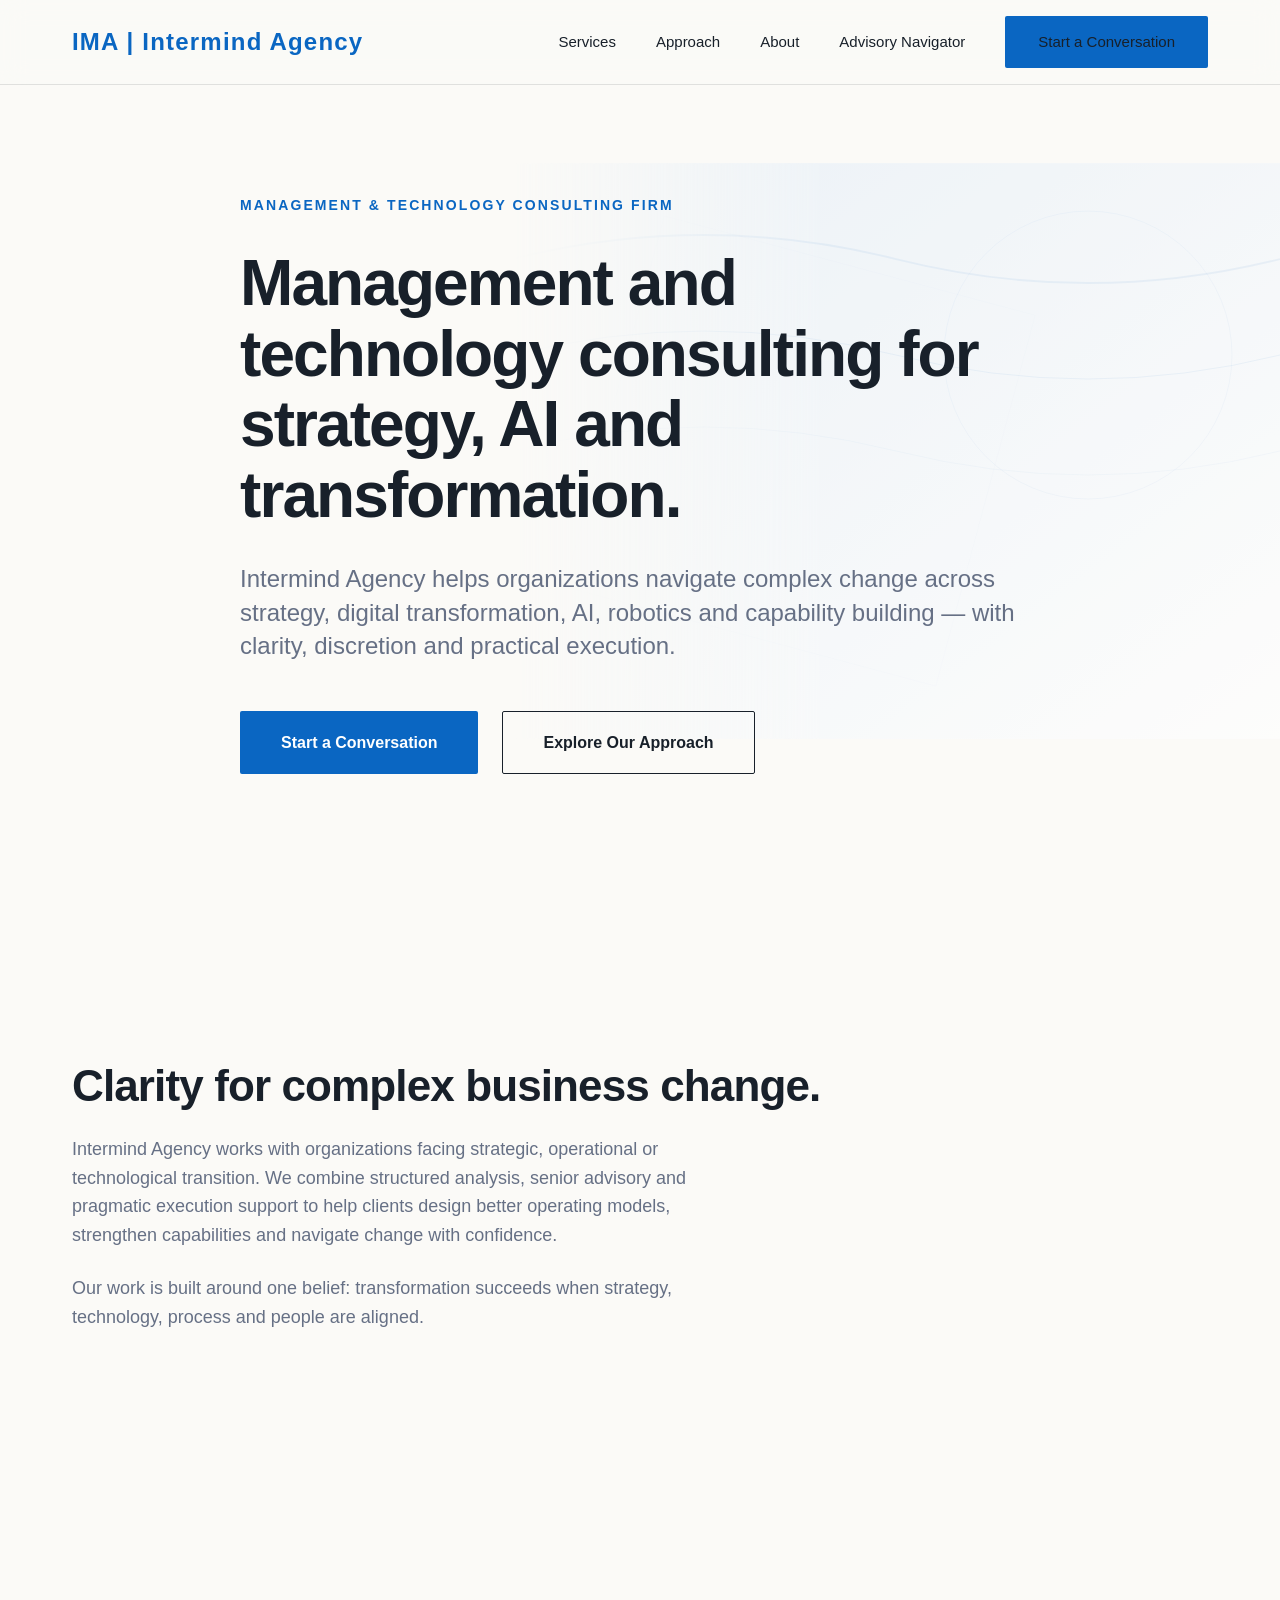
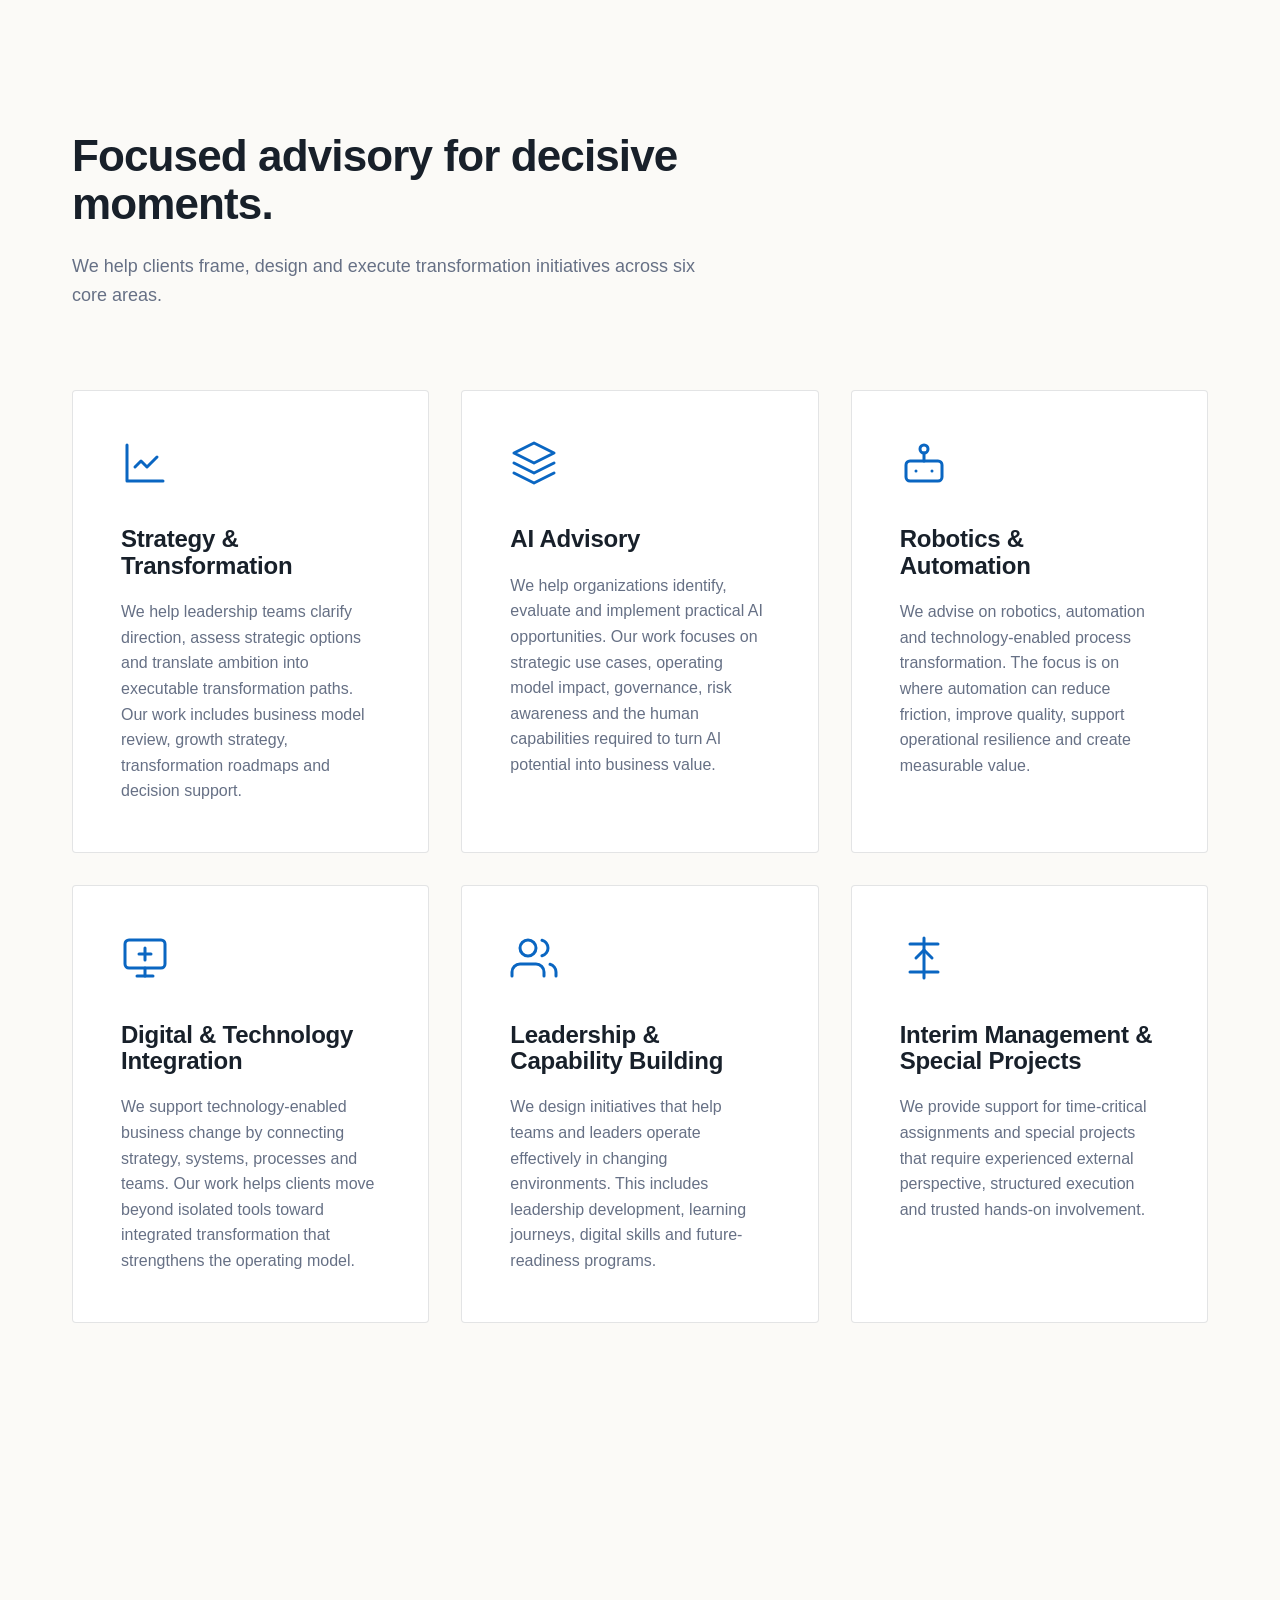
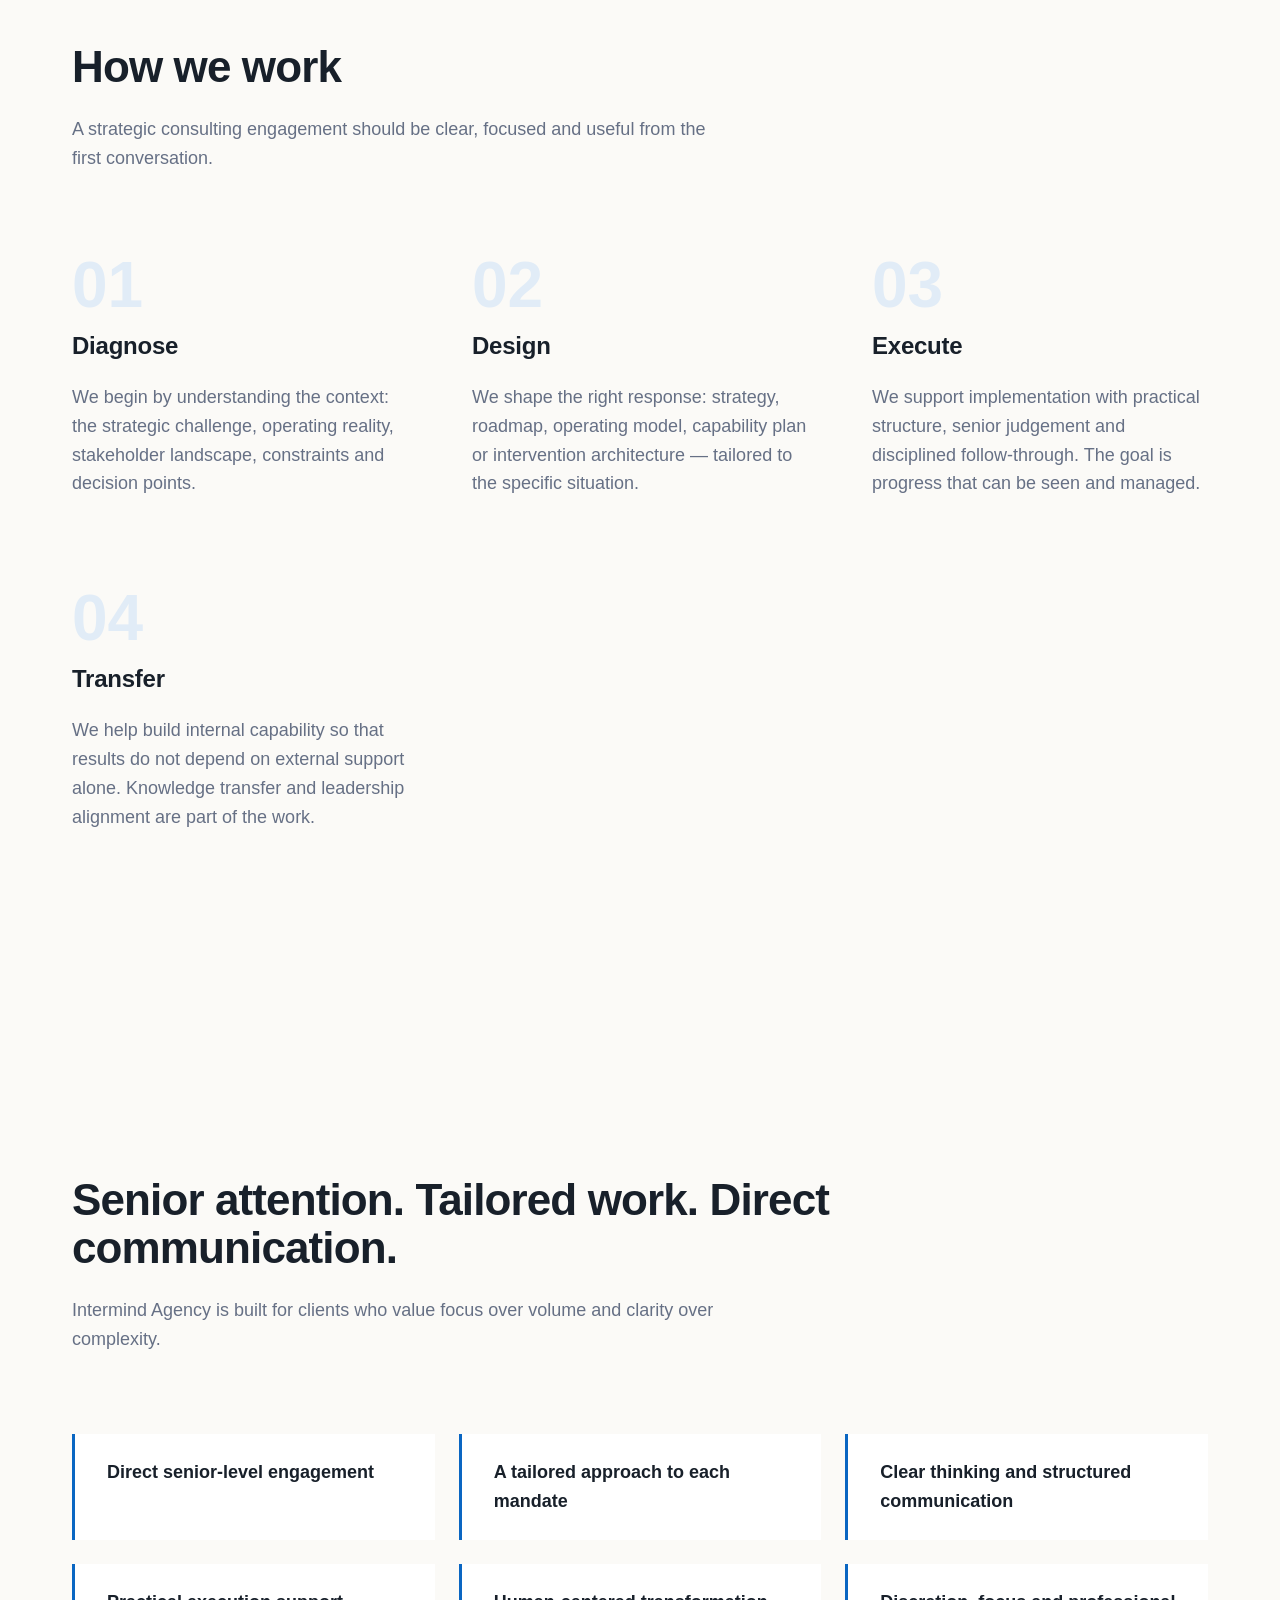
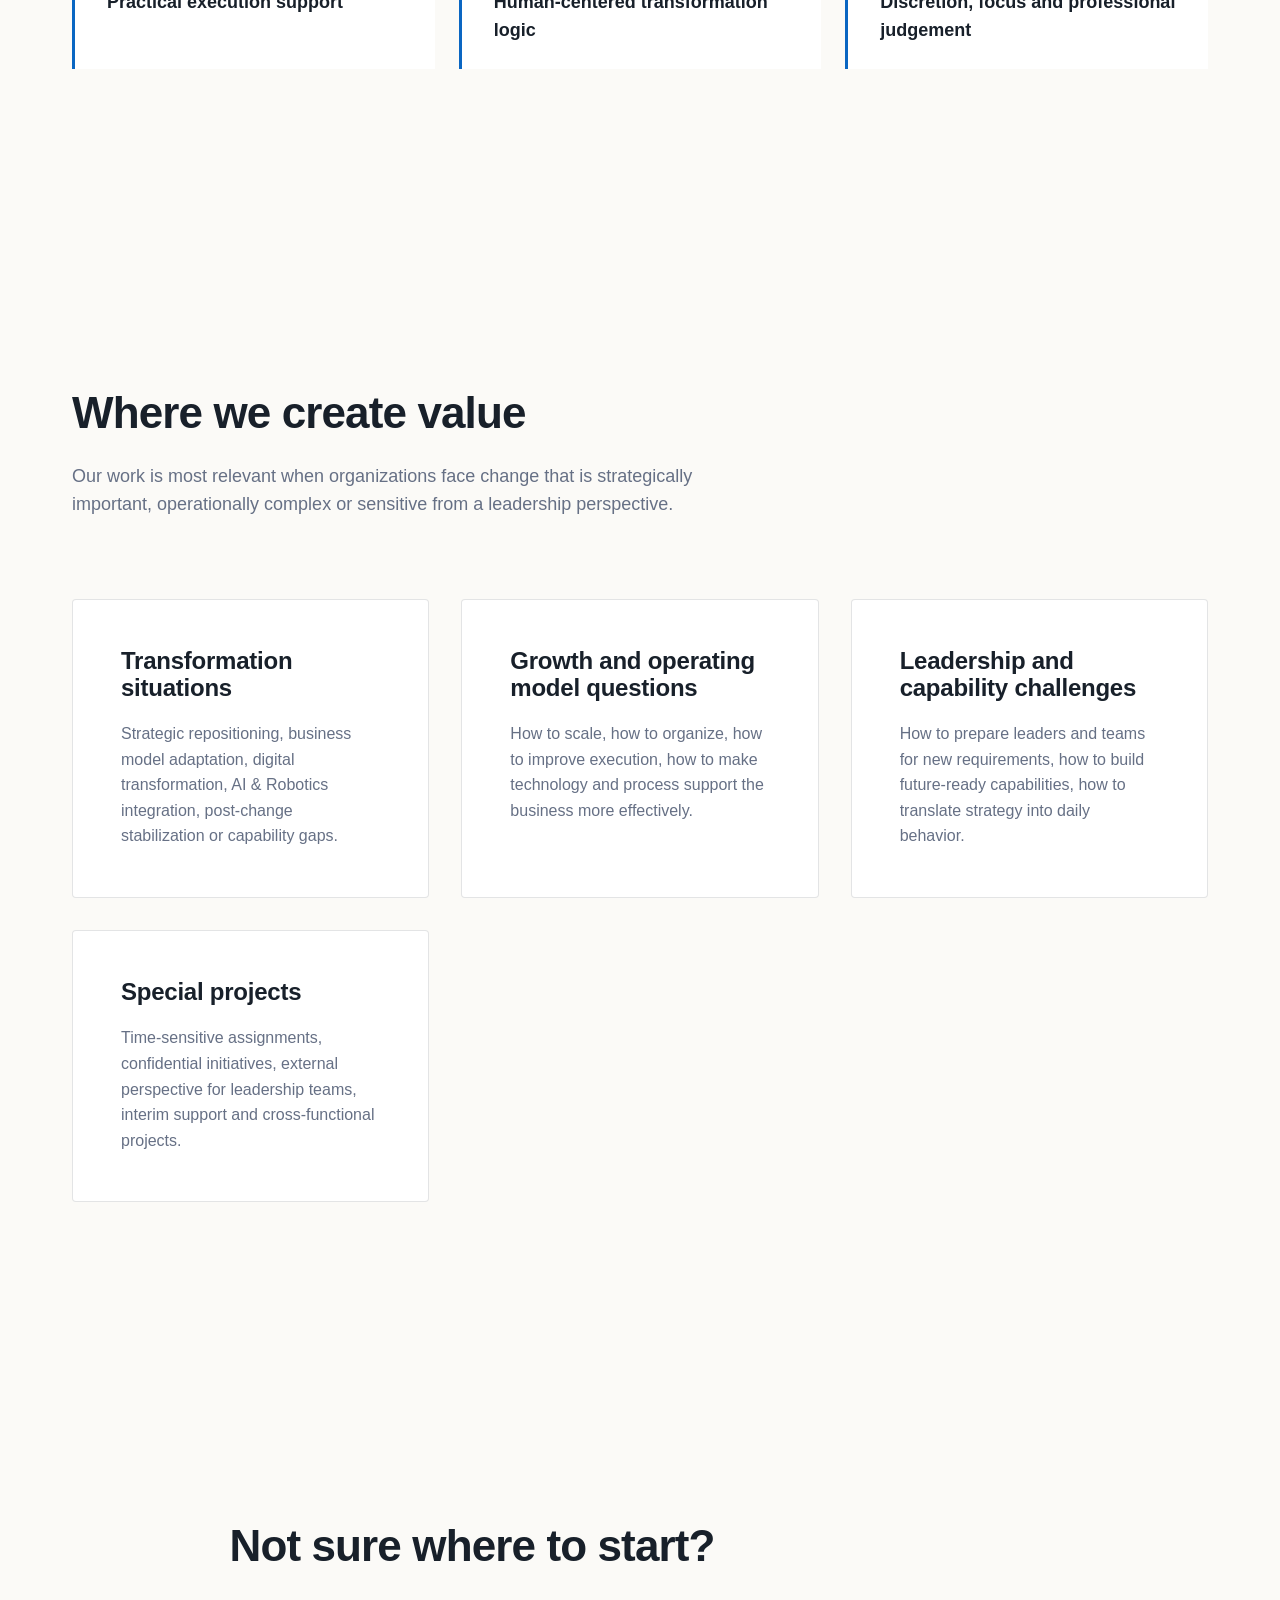
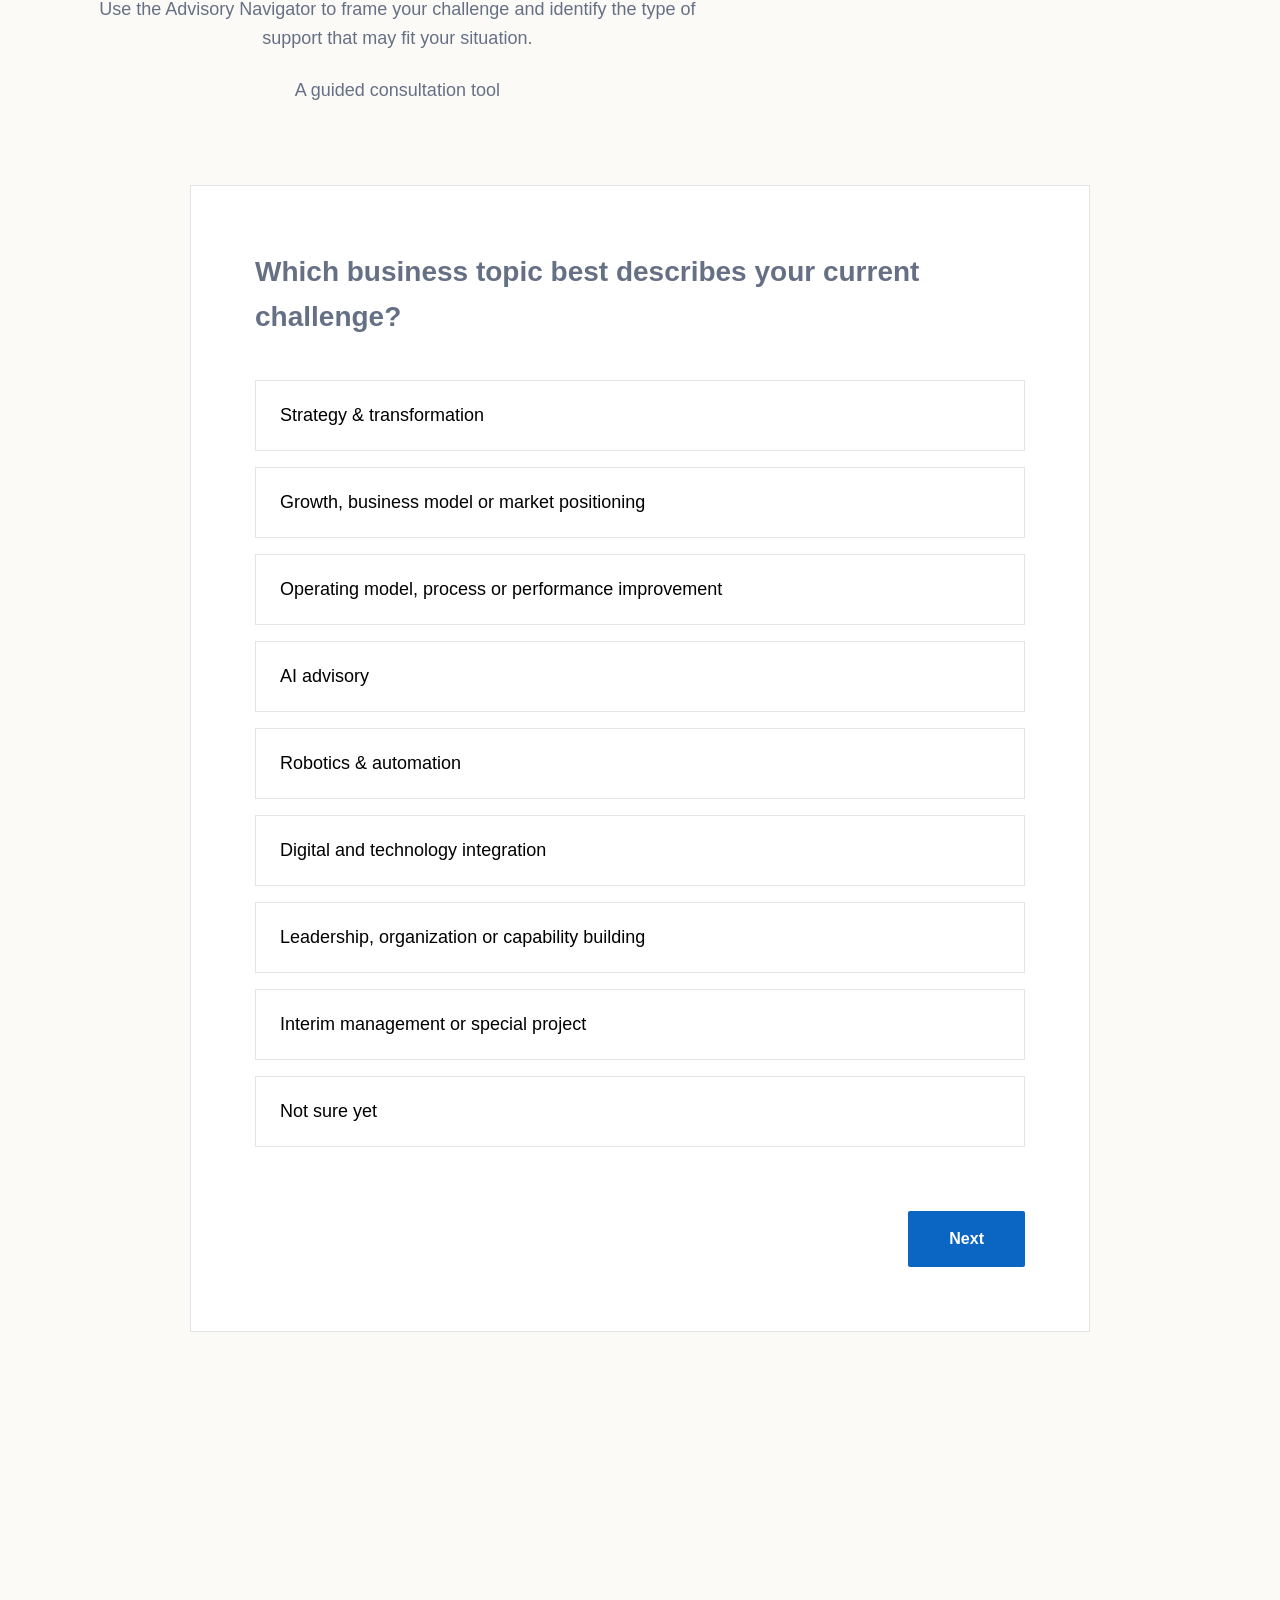
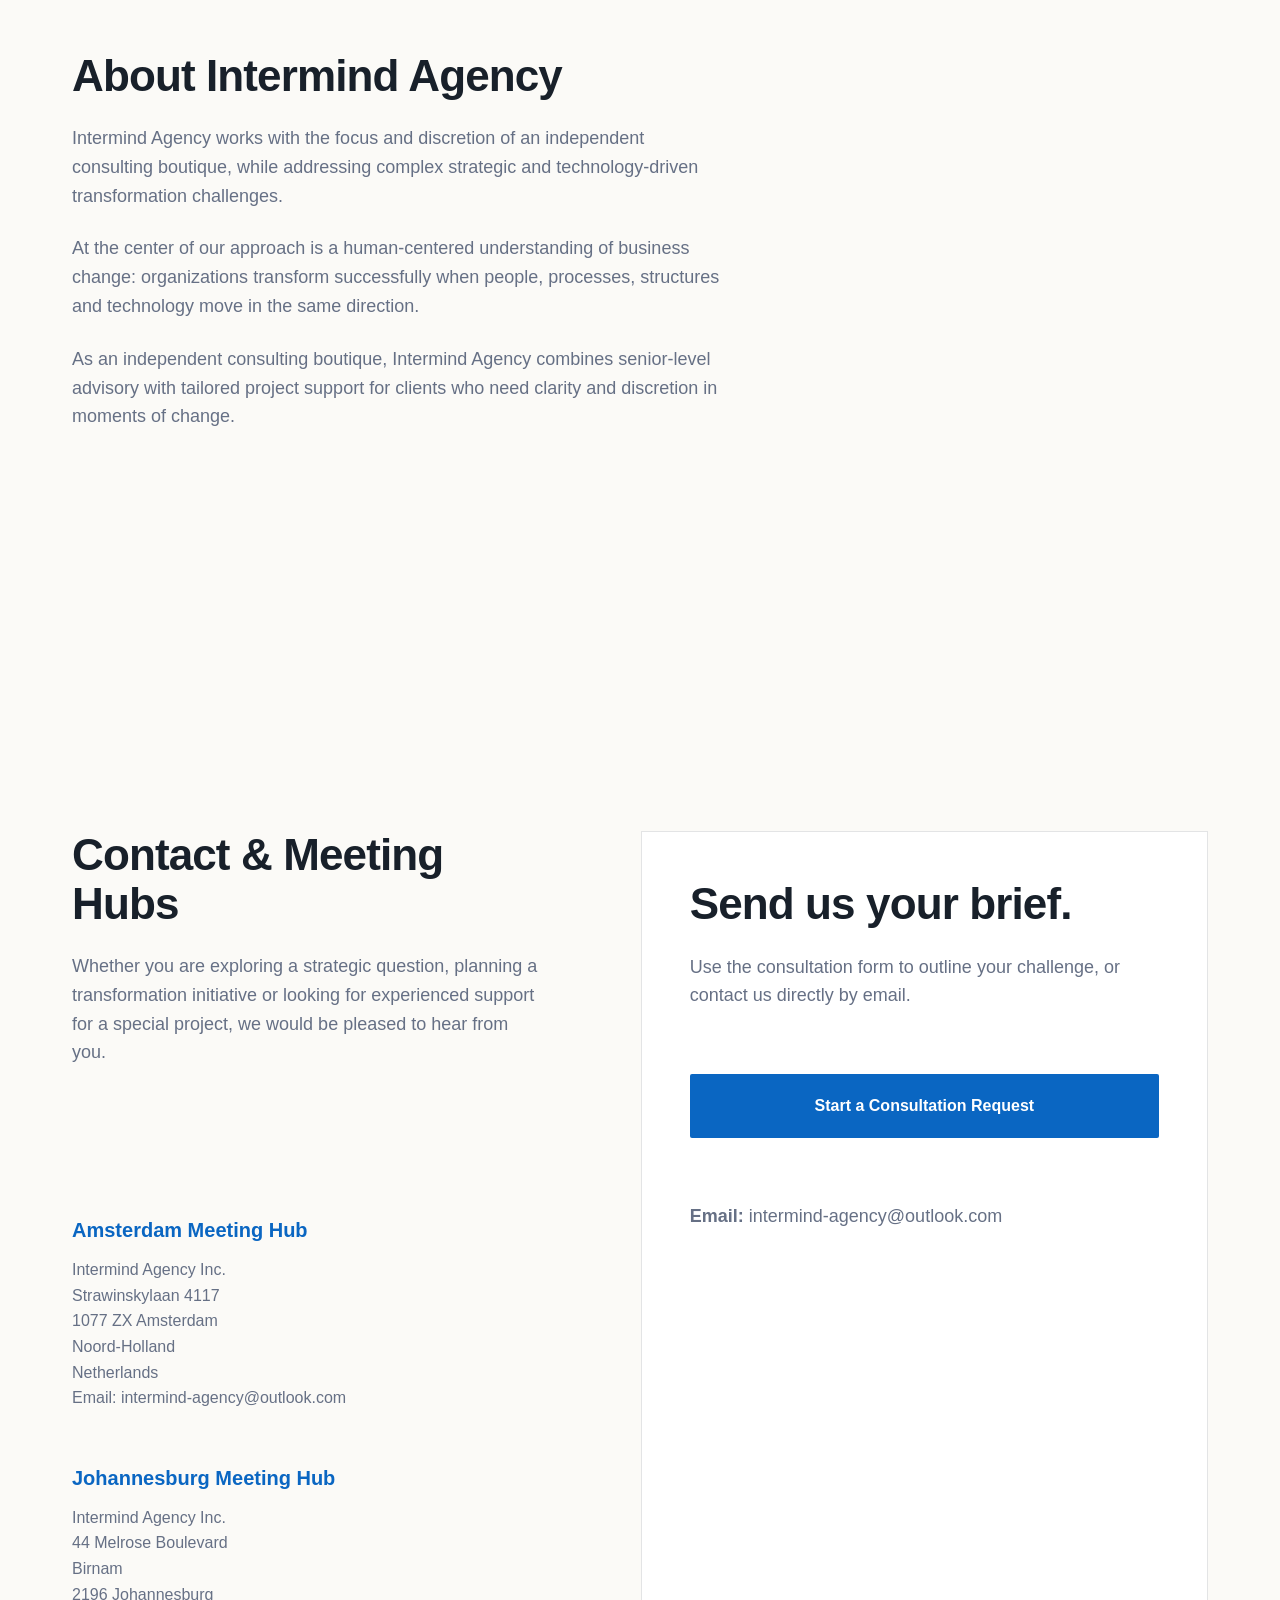
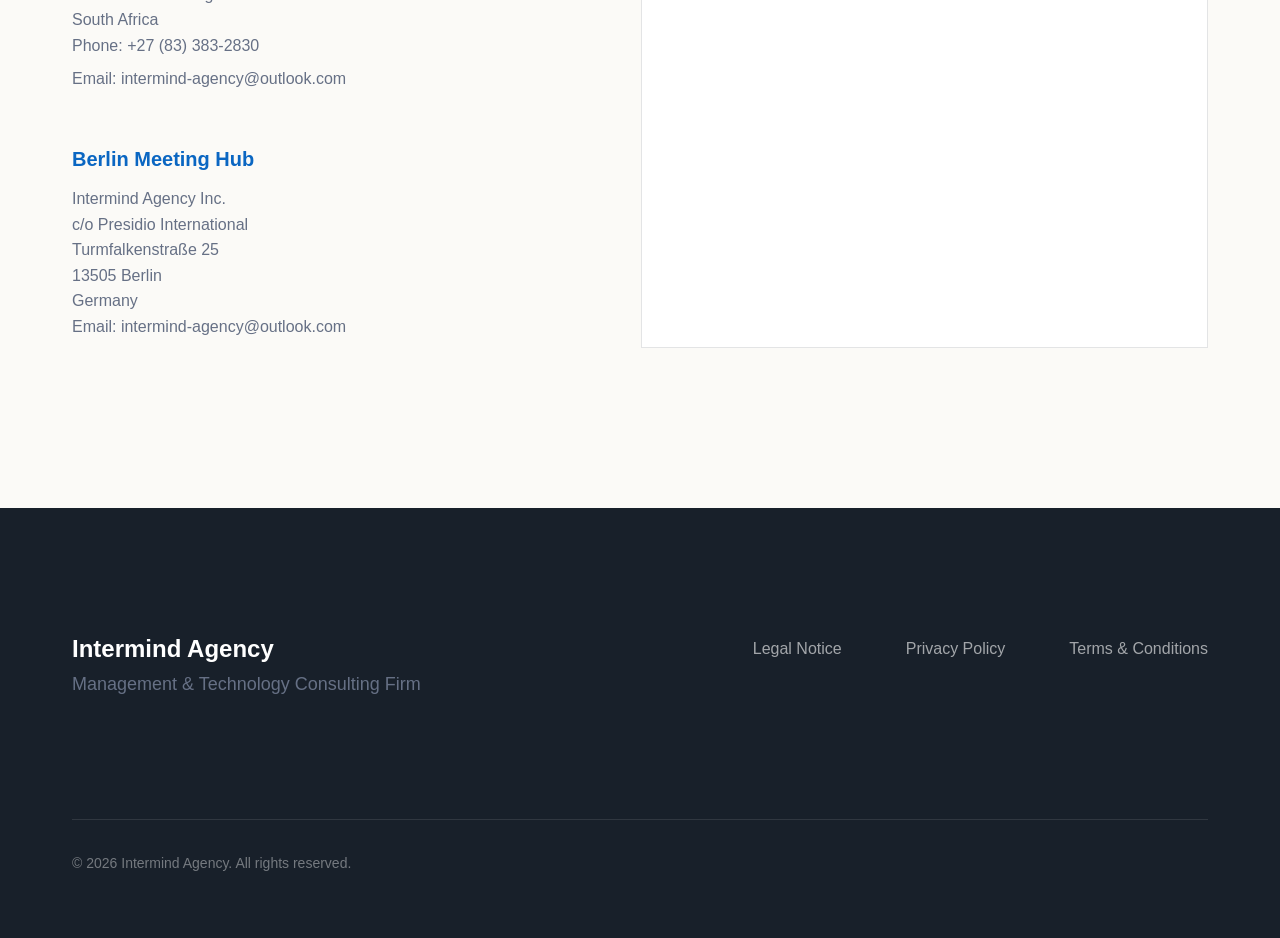
<file: index.html>
<!DOCTYPE html>
<html lang="en">
<head>
    <meta charset="UTF-8">
    <meta name="viewport" content="width=device-width, initial-scale=1.0">
    <title>Intermind Agency | Management & Technology Consulting</title>
    <meta name="description" content="Intermind Agency provides management and technology consulting for strategy, AI, digital transformation, robotics, automation and capability building.">
    <meta name="keywords" content="management consulting, technology consulting, strategy consulting, AI advisory, robotics consulting, automation consulting, digital transformation, transformation consulting, capability building, interim management">
    
    <!-- Open Graph -->
    <meta property="og:title" content="Intermind Agency | Management & Technology Consulting">
    <meta property="og:description" content="Intermind Agency provides management and technology consulting for strategy, AI, digital transformation, robotics, automation and capability building.">
    <meta property="og:type" content="website">
    <meta property="og:site_name" content="Intermind Agency">

    <link rel="icon" type="image/svg+xml" href="assets/images/favicon.svg">
    <link rel="stylesheet" href="assets/css/style.css">
</head>
<body>

    <!-- Header / Navigation -->
    <header>
        <div class="container">
            <a href="#" class="logo-link">
                <span class="brand-signature">IMA | Intermind Agency</span>
            </a>
            <nav class="nav-links">
                <a href="#services">Services</a>
                <a href="#approach">Approach</a>
                <a href="#about">About</a>
                <a href="#navigator">Advisory Navigator</a>
                <a href="#contact" class="btn btn-primary">Start a Conversation</a>
            </nav>
        </div>
    </header>

    <main>
        <!-- Hero Section -->
        <section class="hero">
            <img src="assets/images/hero-abstract.svg" alt="" class="hero-bg">
            <div class="container">
                <div class="hero-content">
                    <span class="hero-label">Management & Technology Consulting Firm</span>
                    <h1>Management and technology consulting for strategy, AI and transformation.</h1>
                    <p>Intermind Agency helps organizations navigate complex change across strategy, digital transformation, AI, robotics and capability building — with clarity, discretion and practical execution.</p>                    <div class="hero-btns">
                        <a href="#contact" class="btn btn-primary">Start a Conversation</a>
                        <a href="#approach" class="btn btn-secondary">Explore Our Approach</a>
                    </div>
                </div>
            </div>
        </section>

        <!-- Positioning Section -->
        <section id="positioning">
            <div class="container">
                <div class="section-intro">
                    <h2>Clarity for complex business change.</h2>
                    <p>Intermind Agency works with organizations facing strategic, operational or technological transition. We combine structured analysis, senior advisory and pragmatic execution support to help clients design better operating models, strengthen capabilities and navigate change with confidence.</p>
                    <p>Our work is built around one belief: transformation succeeds when strategy, technology, process and people are aligned.</p>
                </div>
            </div>
        </section>

        <!-- Core Services Section -->
        <section id="services">
            <div class="container">
                <div class="section-intro">
                    <h2>Focused advisory for decisive moments.</h2>
                    <p>We help clients frame, design and execute transformation initiatives across six core areas.</p>
                </div>
                <div class="services-grid">
                    <div class="service-card">
                        <img src="assets/images/icons/strategy.svg" alt="" class="service-icon">
                        <h3>Strategy & Transformation</h3>
                        <p>We help leadership teams clarify direction, assess strategic options and translate ambition into executable transformation paths. Our work includes business model review, growth strategy, transformation roadmaps and decision support.</p>
                    </div>
                    <div class="service-card">
                        <img src="assets/images/icons/ai.svg" alt="" class="service-icon">
                        <h3>AI Advisory</h3>
                        <p>We help organizations identify, evaluate and implement practical AI opportunities. Our work focuses on strategic use cases, operating model impact, governance, risk awareness and the human capabilities required to turn AI potential into business value.</p>
                    </div>
                    <div class="service-card">
                        <img src="assets/images/icons/robotics.svg" alt="" class="service-icon">
                        <h3>Robotics & Automation</h3>
                        <p>We advise on robotics, automation and technology-enabled process transformation. The focus is on where automation can reduce friction, improve quality, support operational resilience and create measurable value.</p>
                    </div>
                    <div class="service-card">
                        <img src="assets/images/icons/digital.svg" alt="" class="service-icon">
                        <h3>Digital & Technology Integration</h3>
                        <p>We support technology-enabled business change by connecting strategy, systems, processes and teams. Our work helps clients move beyond isolated tools toward integrated transformation that strengthens the operating model.</p>
                    </div>
                    <div class="service-card">
                        <img src="assets/images/icons/leadership.svg" alt="" class="service-icon">
                        <h3>Leadership & Capability Building</h3>
                        <p>We design initiatives that help teams and leaders operate effectively in changing environments. This includes leadership development, learning journeys, digital skills and future-readiness programs.</p>
                    </div>
                    <div class="service-card">
                        <img src="assets/images/icons/interim.svg" alt="" class="service-icon">
                        <h3>Interim Management & Special Projects</h3>
                        <p>We provide support for time-critical assignments and special projects that require experienced external perspective, structured execution and trusted hands-on involvement.</p>
                    </div>
                </div>
            </div>
        </section>

        <!-- Approach Section -->
        <section id="approach">
            <div class="container">
                <div class="section-intro">
                    <h2>How we work</h2>
                    <p>A strategic consulting engagement should be clear, focused and useful from the first conversation.</p>
                </div>
                <div class="approach-steps">
                    <div class="approach-step">
                        <span class="step-number">01</span>
                        <h3>Diagnose</h3>
                        <p>We begin by understanding the context: the strategic challenge, operating reality, stakeholder landscape, constraints and decision points.</p>
                    </div>
                    <div class="approach-step">
                        <span class="step-number">02</span>
                        <h3>Design</h3>
                        <p>We shape the right response: strategy, roadmap, operating model, capability plan or intervention architecture — tailored to the specific situation.</p>
                    </div>
                    <div class="approach-step">
                        <span class="step-number">03</span>
                        <h3>Execute</h3>
                        <p>We support implementation with practical structure, senior judgement and disciplined follow-through. The goal is progress that can be seen and managed.</p>
                    </div>
                    <div class="approach-step">
                        <span class="step-number">04</span>
                        <h3>Transfer</h3>
                        <p>We help build internal capability so that results do not depend on external support alone. Knowledge transfer and leadership alignment are part of the work.</p>
                    </div>
                </div>
            </div>
        </section>

        <!-- Focused Advisory Section -->
        <section id="advantage">
            <div class="container">
                <div class="section-intro">
                    <h2>Senior attention. Tailored work. Direct communication.</h2>
                    <p>Intermind Agency is built for clients who value focus over volume and clarity over complexity.</p>
                </div>
                <div class="advantage-grid">
                    <div class="advantage-item">Direct senior-level engagement</div>
                    <div class="advantage-item">A tailored approach to each mandate</div>
                    <div class="advantage-item">Clear thinking and structured communication</div>
                    <div class="advantage-item">Practical execution support</div>
                    <div class="advantage-item">Human-centered transformation logic</div>
                    <div class="advantage-item">Discretion, focus and professional judgement</div>
                </div>
            </div>
        </section>

        <!-- Selected Expertise Section -->
        <section id="expertise">
            <div class="container">
                <div class="section-intro">
                    <h2>Where we create value</h2>
                    <p>Our work is most relevant when organizations face change that is strategically important, operationally complex or sensitive from a leadership perspective.</p>
                </div>
                <div class="services-grid">
                    <div class="service-card">
                        <h3>Transformation situations</h3>
                        <p>Strategic repositioning, business model adaptation, digital transformation, AI & Robotics integration, post-change stabilization or capability gaps.</p>
                    </div>
                    <div class="service-card">
                        <h3>Growth and operating model questions</h3>
                        <p>How to scale, how to organize, how to improve execution, how to make technology and process support the business more effectively.</p>
                    </div>
                    <div class="service-card">
                        <h3>Leadership and capability challenges</h3>
                        <p>How to prepare leaders and teams for new requirements, how to build future-ready capabilities, how to translate strategy into daily behavior.</p>
                    </div>
                    <div class="service-card">
                        <h3>Special projects</h3>
                        <p>Time-sensitive assignments, confidential initiatives, external perspective for leadership teams, interim support and cross-functional projects.</p>
                    </div>
                </div>
            </div>
        </section>

        <!-- Advisory Navigator Section -->
        <section id="navigator">
            <div class="container">
                <div class="section-intro text-center">
                    <h2>Not sure where to start?</h2>
                    <p>Use the Advisory Navigator to frame your challenge and identify the type of support that may fit your situation.</p>
                    <p class="text-muted">A guided consultation tool</p>
                </div>

                <div class="navigator-wrapper" id="advisory-navigator">
                    <!-- Step 1: Strategic entry point -->
                    <div class="navigator-step active">
                        <p class="navigator-question">Which business topic best describes your current challenge?</p>
                        <div class="options-list">
                            <button class="option-btn">Strategy & transformation</button>
                            <button class="option-btn">Growth, business model or market positioning</button>
                            <button class="option-btn">Operating model, process or performance improvement</button>
                            <button class="option-btn">AI advisory</button>
                            <button class="option-btn">Robotics & automation</button>
                            <button class="option-btn">Digital and technology integration</button>
                            <button class="option-btn">Leadership, organization or capability building</button>
                            <button class="option-btn">Interim management or special project</button>
                            <button class="option-btn">Not sure yet</button>
                        </div>
                    </div>

                    <!-- Step 2: Current business situation -->
                    <div class="navigator-step">
                        <p class="navigator-question">What best describes the situation you are facing now?</p>
                        <div class="options-list">
                            <button class="option-btn">We need clarity before making an important decision.</button>
                            <button class="option-btn">We have a direction, but the execution path is not yet clear.</button>
                            <button class="option-btn">Our current structures, processes or responsibilities slow us down.</button>
                            <button class="option-btn">Technology, AI or automation could create value, but we need a realistic roadmap.</button>
                            <button class="option-btn">A transformation initiative is already running and needs stronger structure or momentum.</button>
                            <button class="option-btn">Leaders or teams need to adapt to new requirements.</button>
                            <button class="option-btn">We need experienced temporary support for a sensitive or time-critical assignment.</button>
                            <button class="option-btn">The situation is complex and we first need a confidential discussion.</button>
                        </div>
                    </div>

                    <!-- Step 3: Desired outcome -->
                    <div class="navigator-step">
                        <p class="navigator-question">What would a successful outcome look like?</p>
                        <div class="options-list">
                            <button class="option-btn">A clear strategic decision or recommendation.</button>
                            <button class="option-btn">A practical roadmap with priorities, milestones and responsibilities.</button>
                            <button class="option-btn">A better operating model, process design or governance structure.</button>
                            <button class="option-btn">Validated AI use cases with business value, risks and implementation logic.</button>
                            <button class="option-btn">A realistic robotics or automation opportunity assessment.</button>
                            <button class="option-btn">Improved execution, coordination and progress in an active initiative.</button>
                            <button class="option-btn">Stronger leadership alignment and internal capabilities.</button>
                            <button class="option-btn">Temporary leadership, project ownership or trusted senior support.</button>
                        </div>
                    </div>

                    <!-- Step 4: Support mode -->
                    <div class="navigator-step">
                        <p class="navigator-question">What type of support would be most useful?</p>
                        <div class="options-list">
                            <button class="option-btn">Senior advisory and decision support</button>
                            <button class="option-btn">Diagnostic review and opportunity assessment</button>
                            <button class="option-btn">Strategy, roadmap or operating model design</button>
                            <button class="option-btn">Implementation support and project structuring</button>
                            <button class="option-btn">Workshops, leadership alignment or capability building</button>
                            <button class="option-btn">Interim management or hands-on special project support</button>
                            <button class="option-btn">Confidential first conversation before defining the scope</button>
                        </div>
                    </div>

                    <!-- Step 5: Timing and readiness -->
                    <div class="navigator-step">
                        <p class="navigator-question">What is your approximate timing or decision readiness?</p>
                        <div class="options-list">
                            <button class="option-btn">Immediate or urgent</button>
                            <button class="option-btn">Within the next 1–3 months</button>
                            <button class="option-btn">Within the next 3–6 months</button>
                            <button class="option-btn">Early exploration without fixed timeline</button>
                            <button class="option-btn">Confidential discussion first</button>
                        </div>
                    </div>

                    <!-- Result Step -->
                    <div class="navigator-step">
                        <p class="navigator-question">Your Advisory Summary</p>
                        <div id="nav-summary-content"></div>
                    </div>

                    <div class="navigator-nav">
                        <button class="btn btn-secondary" id="nav-prev">Back</button>
                        <div>
                            <button class="btn btn-primary" id="nav-next" disabled>Next</button>
                            <button class="btn btn-secondary" id="nav-restart" style="display: none;">Restart</button>
                        </div>
                    </div>
                </div>
            </div>
        </section>

        <!-- About Section -->
        <section id="about">
            <div class="container">
                <div class="section-intro">
                    <h2>About Intermind Agency</h2>
                    <p>Intermind Agency works with the focus and discretion of an independent consulting boutique, while addressing complex strategic and technology-driven transformation challenges.</p>
                    <p>At the center of our approach is a human-centered understanding of business change: organizations transform successfully when people, processes, structures and technology move in the same direction.</p>
                    <p>As an independent consulting boutique, Intermind Agency combines senior-level advisory with tailored project support for clients who need clarity and discretion in moments of change.</p>
                </div>
            </div>
        </section>

        <!-- Contact Section -->
        <section id="contact">
            <div class="container">
                <div class="contact-container">
                    <div class="contact-info-blocks">
                        <div class="section-intro">
                            <h2>Contact & Meeting Hubs</h2>
                            <p>Whether you are exploring a strategic question, planning a transformation initiative or looking for experienced support for a special project, we would be pleased to hear from you.</p>
                        </div>
                        
                        <div class="contact-block">
                            <h4>Amsterdam Meeting Hub</h4>
                            <address>
                                Intermind Agency Inc.<br>
                                Strawinskylaan 4117<br>
                                1077 ZX Amsterdam<br>
                                Noord-Holland<br>
                                Netherlands
                            </address>
                            <p>Email: <a href="mailto:intermind-agency@outlook.com">intermind-agency@outlook.com</a></p>
                        </div>

                        <div class="contact-block">
                            <h4>Johannesburg Meeting Hub</h4>
                            <address>
                                Intermind Agency Inc.<br>
                                44 Melrose Boulevard<br>
                                Birnam<br>
                                2196 Johannesburg<br>
                                South Africa
                            </address>
                            <p>Phone: +27 (83) 383-2830</p>
                            <p>Email: <a href="mailto:intermind-agency@outlook.com">intermind-agency@outlook.com</a></p>
                        </div>

                        <div class="contact-block">
                            <h4>Berlin Meeting Hub</h4>
                            <address>
                                Intermind Agency Inc.<br>
                                c/o Presidio International<br>
                                Turmfalkenstraße 25<br>
                                13505 Berlin<br>
                                Germany
                            </address>
                            <p>Email: <a href="mailto:intermind-agency@outlook.com">intermind-agency@outlook.com</a></p>
                        </div>
                    </div>

                    <div class="contact-form-card">
                        <div class="section-intro">
                            <h2>Send us your brief.</h2>
                            <p>Use the consultation form to outline your challenge, or contact us directly by email.</p>
                            <div class="mt-4">
                                <a href="https://tally.so/r/eq9ROl" id="contact-tally-cta" target="_blank" rel="noopener" class="btn btn-primary" style="width: 100%;">Start a Consultation Request</a>
                            </div>
                            <p class="mt-4" style="font-size: 1.125rem;"><strong>Email:</strong> <a href="mailto:intermind-agency@outlook.com">intermind-agency@outlook.com</a></p>
                        </div>
                    </div>
                </div>
            </div>
        </section>
    </main>

    <!-- Footer -->
    <footer>
        <div class="container">
            <div class="footer-main">
                <div class="footer-brand">
                    <h4>Intermind Agency</h4>
                    <p class="text-muted">Management & Technology Consulting Firm</p>
                </div>
                <div class="footer-nav">
                    <a href="fine-print.html#legal">Legal Notice</a>
                    <a href="fine-print.html#privacy">Privacy Policy</a>
                    <a href="fine-print.html#terms">Terms & Conditions</a>
                </div>
            </div>
            <div class="footer-copyright">
                &copy; 2026 Intermind Agency. All rights reserved.
            </div>
        </div>
    </footer>

    <!-- Scripts -->
    <script src="assets/js/main.js"></script>
</body>
</html>
</file>
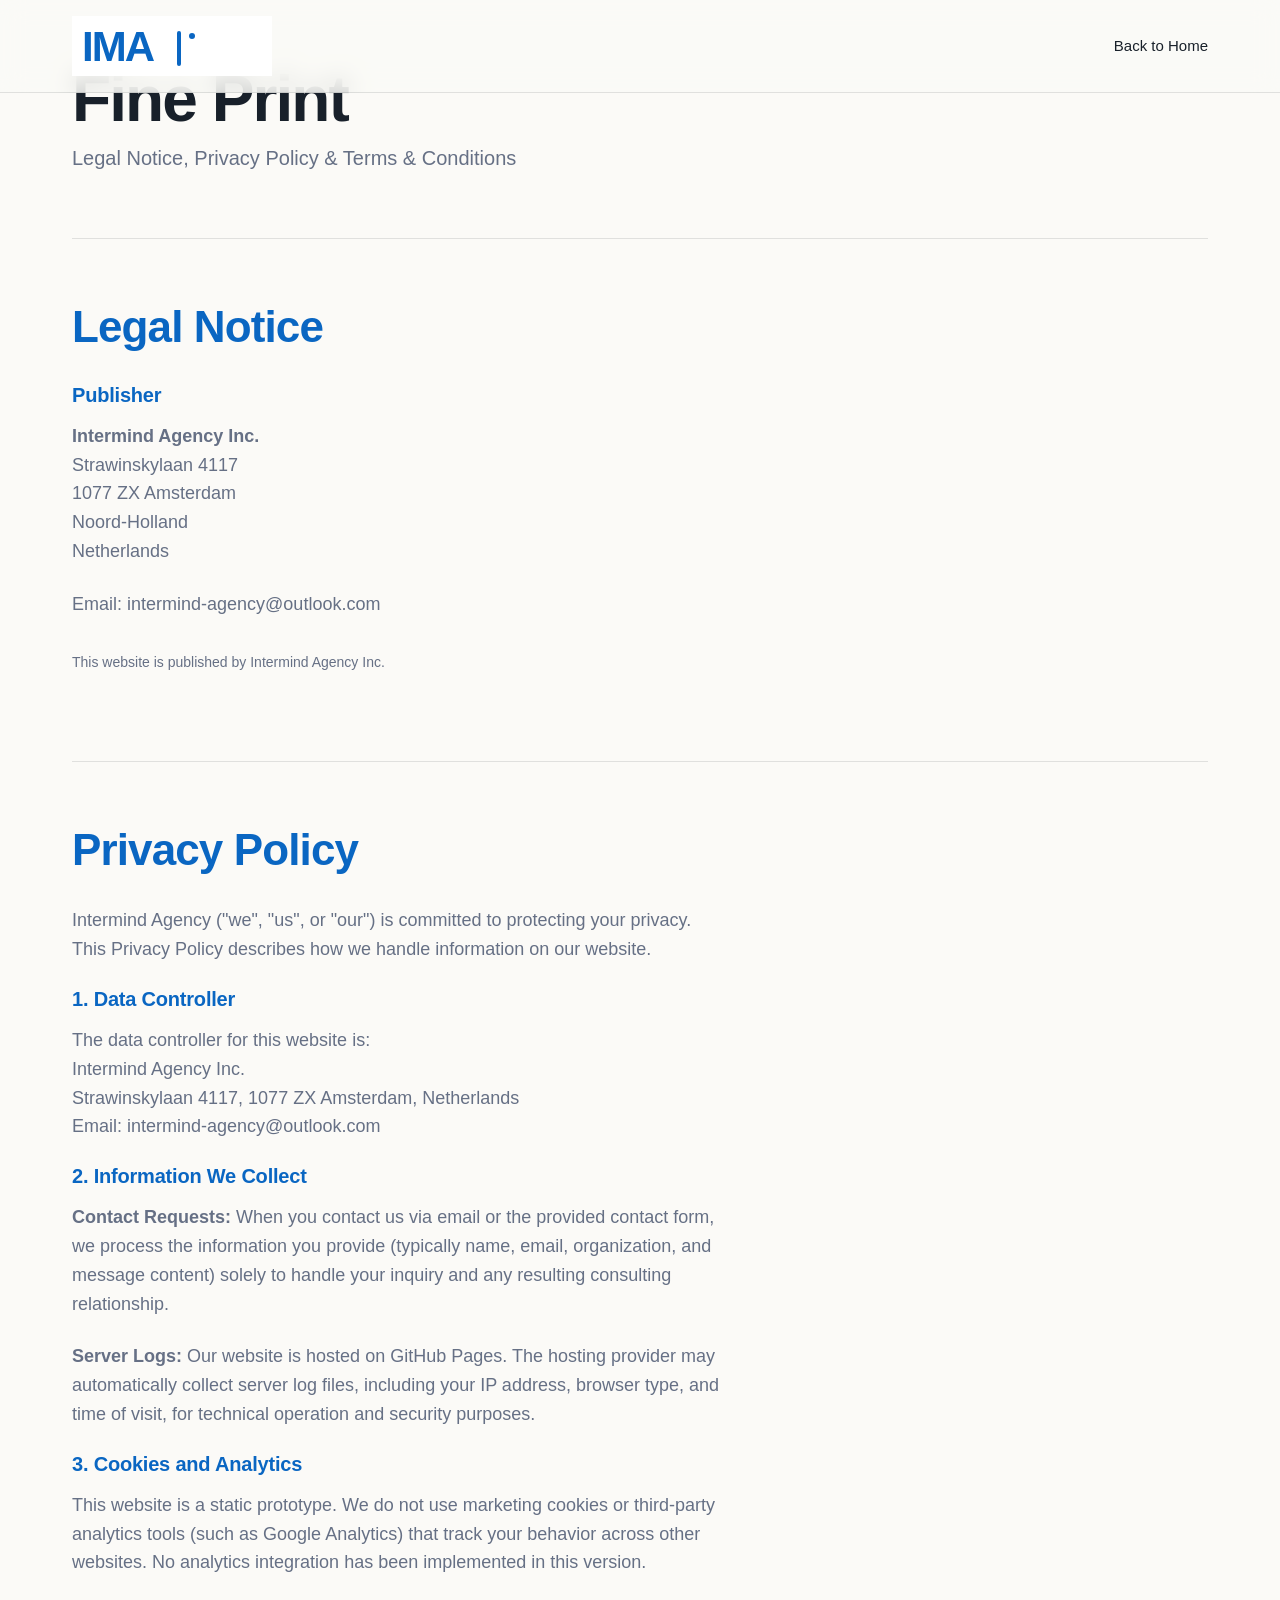
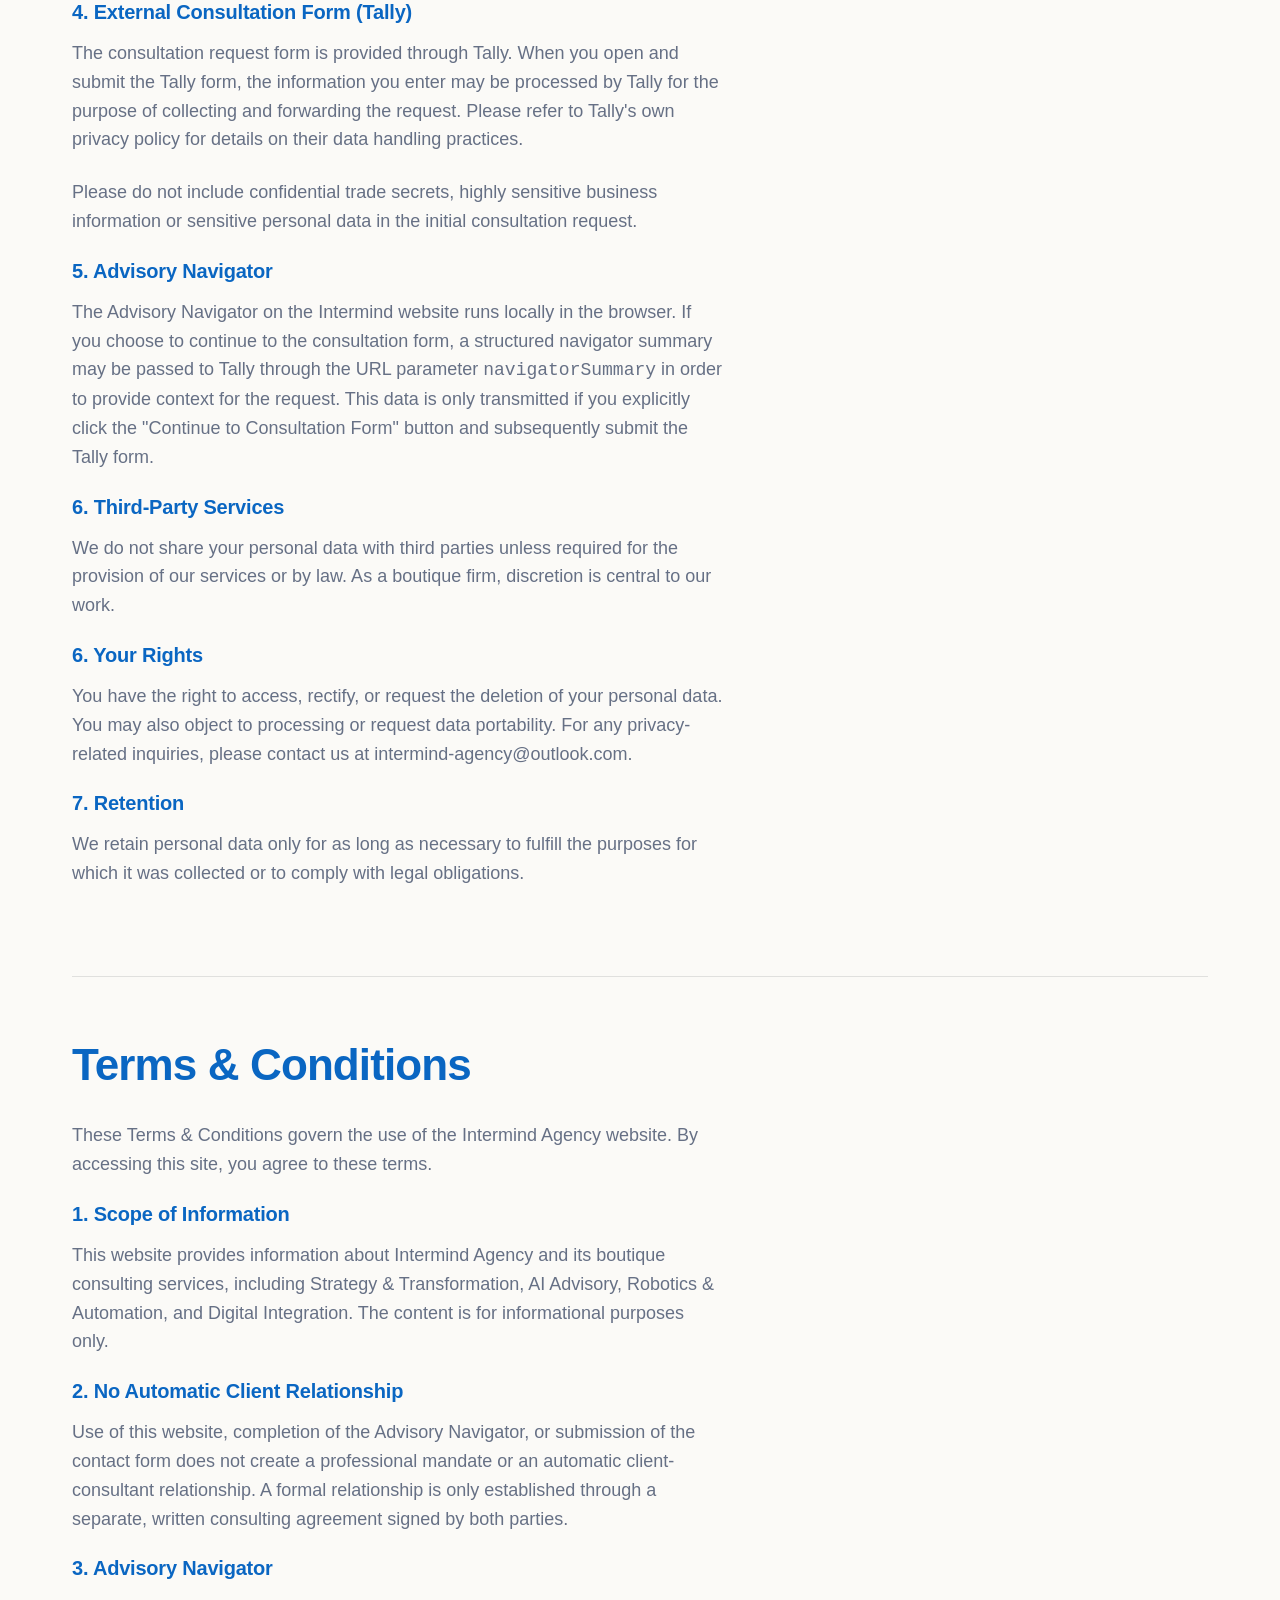
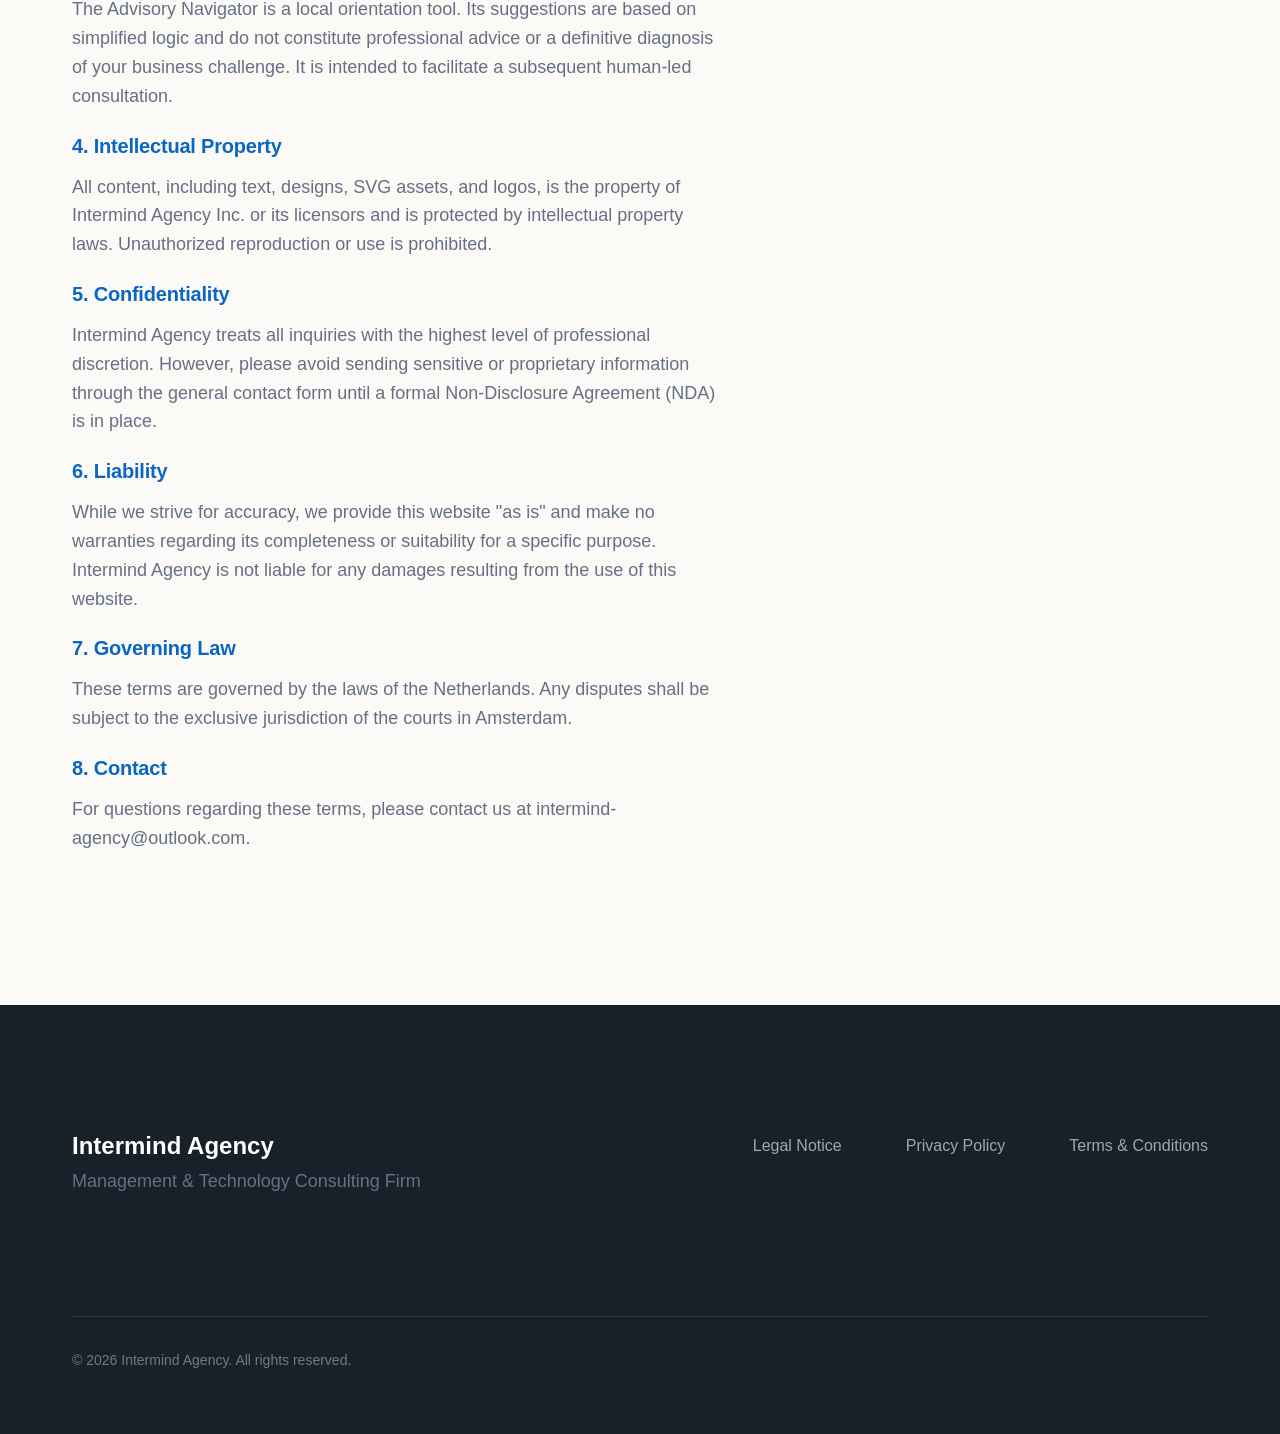
<file: fine-print.html>
<!DOCTYPE html>
<html lang="en">
<head>
    <meta charset="UTF-8">
    <meta name="viewport" content="width=device-width, initial-scale=1.0">
    <title>Fine Print | Intermind Agency</title>
    <link rel="stylesheet" href="assets/css/style.css">
    <style>
        .legal-content { padding: 4rem 0; min-height: 60vh; }
        .legal-content h1 { margin-bottom: 0.5rem; }
        .legal-content .subtitle { font-size: 1.25rem; color: var(--color-text-muted); margin-bottom: 4rem; }
        .legal-content section { padding: 4rem 0; border-top: 1px solid var(--color-border); }
        .legal-content h2 { margin-bottom: 2rem; color: var(--color-accent); }
        .legal-content h3 { margin-top: 1.5rem; margin-bottom: 1rem; color: var(--color-accent); font-size: 1.25rem; }
    </style>
</head>
<body>
    <header>
        <div class="container">
            <a href="index.html" class="logo-link">
                <img src="assets/images/ima-logo.svg" alt="Intermind Agency Logo" class="logo-img">
            </a>
            <nav class="nav-links">
                <a href="index.html">Back to Home</a>
            </nav>
        </div>
    </header>

    <main class="legal-content">
        <div class="container">
            <h1>Fine Print</h1>
            <p class="subtitle">Legal Notice, Privacy Policy & Terms & Conditions</p>
            
            <!-- Legal Notice Section -->
            <section id="legal">
                <h2>Legal Notice</h2>
                <h3>Publisher</h3>
                <p><strong>Intermind Agency Inc.</strong><br>
                Strawinskylaan 4117<br>
                1077 ZX Amsterdam<br>
                Noord-Holland<br>
                Netherlands</p>
                <p>Email: <a href="mailto:intermind-agency@outlook.com">intermind-agency@outlook.com</a></p>
                <p style="margin-top: 2rem; font-size: 0.875rem; color: var(--color-text-muted);">This website is published by Intermind Agency Inc.</p>
            </section>

            <!-- Privacy Policy Section -->
            <section id="privacy">
                <h2>Privacy Policy</h2>
                <p>Intermind Agency ("we", "us", or "our") is committed to protecting your privacy. This Privacy Policy describes how we handle information on our website.</p>
                
                <h3>1. Data Controller</h3>
                <p>The data controller for this website is:<br>
                Intermind Agency Inc.<br>
                Strawinskylaan 4117, 1077 ZX Amsterdam, Netherlands<br>
                Email: <a href="mailto:intermind-agency@outlook.com">intermind-agency@outlook.com</a></p>

                <h3>2. Information We Collect</h3>
                <p><strong>Contact Requests:</strong> When you contact us via email or the provided contact form, we process the information you provide (typically name, email, organization, and message content) solely to handle your inquiry and any resulting consulting relationship.</p>
                <p><strong>Server Logs:</strong> Our website is hosted on GitHub Pages. The hosting provider may automatically collect server log files, including your IP address, browser type, and time of visit, for technical operation and security purposes.</p>

                <h3>3. Cookies and Analytics</h3>
                <p>This website is a static prototype. We do not use marketing cookies or third-party analytics tools (such as Google Analytics) that track your behavior across other websites. No analytics integration has been implemented in this version.</p>

                <h3>4. External Consultation Form (Tally)</h3>
                <p>The consultation request form is provided through Tally. When you open and submit the Tally form, the information you enter may be processed by Tally for the purpose of collecting and forwarding the request. Please refer to Tally's own privacy policy for details on their data handling practices.</p>
                <p>Please do not include confidential trade secrets, highly sensitive business information or sensitive personal data in the initial consultation request.</p>

                <h3>5. Advisory Navigator</h3>
                <p>The Advisory Navigator on the Intermind website runs locally in the browser. If you choose to continue to the consultation form, a structured navigator summary may be passed to Tally through the URL parameter <code>navigatorSummary</code> in order to provide context for the request. This data is only transmitted if you explicitly click the "Continue to Consultation Form" button and subsequently submit the Tally form.</p>

                <h3>6. Third-Party Services</h3>
                <p>We do not share your personal data with third parties unless required for the provision of our services or by law. As a boutique firm, discretion is central to our work.</p>

                <h3>6. Your Rights</h3>
                <p>You have the right to access, rectify, or request the deletion of your personal data. You may also object to processing or request data portability. For any privacy-related inquiries, please contact us at <a href="mailto:intermind-agency@outlook.com">intermind-agency@outlook.com</a>.</p>

                <h3>7. Retention</h3>
                <p>We retain personal data only for as long as necessary to fulfill the purposes for which it was collected or to comply with legal obligations.</p>
            </section>

            <!-- Terms & Conditions Section -->
            <section id="terms">
                <h2>Terms & Conditions</h2>
                <p>These Terms & Conditions govern the use of the Intermind Agency website. By accessing this site, you agree to these terms.</p>

                <h3>1. Scope of Information</h3>
                <p>This website provides information about Intermind Agency and its boutique consulting services, including Strategy & Transformation, AI Advisory, Robotics & Automation, and Digital Integration. The content is for informational purposes only.</p>

                <h3>2. No Automatic Client Relationship</h3>
                <p>Use of this website, completion of the Advisory Navigator, or submission of the contact form does not create a professional mandate or an automatic client-consultant relationship. A formal relationship is only established through a separate, written consulting agreement signed by both parties.</p>

                <h3>3. Advisory Navigator</h3>
                <p>The Advisory Navigator is a local orientation tool. Its suggestions are based on simplified logic and do not constitute professional advice or a definitive diagnosis of your business challenge. It is intended to facilitate a subsequent human-led consultation.</p>

                <h3>4. Intellectual Property</h3>
                <p>All content, including text, designs, SVG assets, and logos, is the property of Intermind Agency Inc. or its licensors and is protected by intellectual property laws. Unauthorized reproduction or use is prohibited.</p>

                <h3>5. Confidentiality</h3>
                <p>Intermind Agency treats all inquiries with the highest level of professional discretion. However, please avoid sending sensitive or proprietary information through the general contact form until a formal Non-Disclosure Agreement (NDA) is in place.</p>

                <h3>6. Liability</h3>
                <p>While we strive for accuracy, we provide this website "as is" and make no warranties regarding its completeness or suitability for a specific purpose. Intermind Agency is not liable for any damages resulting from the use of this website.</p>

                <h3>7. Governing Law</h3>
                <p>These terms are governed by the laws of the Netherlands. Any disputes shall be subject to the exclusive jurisdiction of the courts in Amsterdam.</p>

                <h3>8. Contact</h3>
                <p>For questions regarding these terms, please contact us at <a href="mailto:intermind-agency@outlook.com">intermind-agency@outlook.com</a>.</p>
            </section>
        </div>
    </main>

    <footer>
        <div class="container">
            <div class="footer-main">
                <div class="footer-brand">
                    <h4>Intermind Agency</h4>
                    <p class="text-muted">Management & Technology Consulting Firm</p>
                </div>
                <div class="footer-nav">
                    <a href="fine-print.html#legal">Legal Notice</a>
                    <a href="fine-print.html#privacy">Privacy Policy</a>
                    <a href="fine-print.html#terms">Terms & Conditions</a>
                </div>
            </div>
            <div class="footer-copyright">
                &copy; 2026 Intermind Agency. All rights reserved.
            </div>
        </div>
    </footer>
</body>
</html>
</file>
<file: assets/css/style.css>
/* 
   Intermind Agency - Style Sheet (v2.1 Blue)
   Boutique Consulting Aesthetic: Premium, Futuristic, Technological.
   Accent: Blue (#0A66C2).
*/

:root {
    /* Colors */
    --color-bg: #fbfaf7;
    --color-surface: #ffffff;
    --color-text: #18202a;
    --color-text-muted: #667085;
    --color-accent: #0A66C2; /* Professional Blue */
    --color-accent-dark: #004182;
    --color-accent-soft: #e1ecf7;
    --color-border: rgba(24, 32, 42, 0.12);
    --color-card-shadow: rgba(0, 0, 0, 0.04);
    
    /* Typography */
    --font-family: -apple-system, BlinkMacSystemFont, "Segoe UI", Roboto, Helvetica, Arial, sans-serif;
    
    /* Spacing */
    --section-padding: 10rem 2rem;
    --section-padding-mobile: 5rem 1.5rem;
    --container-max-width: 1200px;
    
    /* Transitions */
    --transition-base: all 0.4s cubic-bezier(0.16, 1, 0.3, 1);
}

/* Reset & Base */
* {
    margin: 0;
    padding: 0;
    box-sizing: border-box;
}

html {
    scroll-behavior: smooth;
}

body {
    font-family: var(--font-family);
    background-color: var(--color-bg);
    color: var(--color-text);
    line-height: 1.6;
    -webkit-font-smoothing: antialiased;
}

h1, h2, h3, h4 {
    font-weight: 700;
    line-height: 1.1;
    margin-bottom: 1.5rem;
    color: var(--color-text);
}

h1 { font-size: 4rem; letter-spacing: -0.03em; }
h2 { font-size: 2.75rem; letter-spacing: -0.02em; }
h3 { font-size: 1.5rem; letter-spacing: -0.01em; }

p {
    margin-bottom: 1.5rem;
    font-size: 1.125rem;
    max-width: 65ch;
    color: var(--color-text-muted);
}

a {
    color: inherit;
    text-decoration: none;
    transition: var(--transition-base);
}

ul {
    list-style: none;
}

/* Utilities */
.container {
    max-width: var(--container-max-width);
    margin: 0 auto;
    padding: 0 2rem;
}

.text-center { text-align: center; }
.text-muted { color: var(--color-text-muted); }
.mt-4 { margin-top: 4rem; }
.mb-6 { margin-bottom: 6rem; }

/* Buttons */
.btn {
    display: inline-flex;
    align-items: center;
    justify-content: center;
    padding: 1.125rem 2.5rem;
    font-size: 1rem;
    font-weight: 600;
    border-radius: 2px;
    cursor: pointer;
    transition: var(--transition-base);
    border: 1px solid transparent;
}

.btn-primary {
    background-color: var(--color-accent);
    color: #fff;
}

.btn-primary:hover {
    background-color: var(--color-accent-dark);
    transform: translateY(-2px);
    box-shadow: 0 10px 20px rgba(10, 102, 194, 0.2);
}

.btn-secondary {
    background-color: transparent;
    border-color: var(--color-text);
    color: var(--color-text);
}

.btn-secondary:hover {
    background-color: var(--color-text);
    color: #fff;
}

/* Header */
header {
    position: fixed;
    top: 0;
    width: 100%;
    z-index: 1000;
    background-color: rgba(251, 250, 247, 0.8);
    backdrop-filter: blur(12px);
    border-bottom: 1px solid var(--color-border);
    padding: 1rem 0;
}

header .container {
    display: flex;
    justify-content: space-between;
    align-items: center;
}

.logo-link {
    display: flex;
    align-items: center;
    margin-right: 4rem; /* Ensures enough space to the first menu item */
}

.brand-signature {
    font-size: 1.5rem; /* Increased from 1.25rem */
    font-weight: 700;
    letter-spacing: 0.05em;
    color: var(--color-accent); /* Changed to accent blue */
    white-space: nowrap;
}

.nav-links {
    display: flex;
    gap: 2.5rem;
    align-items: center;
}

.nav-links a {
    font-size: 0.9375rem;
    font-weight: 500;
    color: var(--color-text);
}

.nav-links a:hover {
    color: var(--color-accent);
}

.nav-links .btn {
    padding: 1rem 2rem; /* Slightly reduced padding to match logo proportions */
    height: 3.25rem; /* Explicit height to match logo-img */
}

/* Hero Section */
.hero {
    position: relative;
    padding: 12rem 0 8rem;
    min-height: 90vh;
    display: flex;
    align-items: center;
    overflow: hidden;
}

.hero-content {
    position: relative;
    z-index: 2;
    max-width: 800px;
}

.hero-bg {
    position: absolute;
    top: 0;
    right: 0;
    width: 60%;
    height: 100%;
    z-index: 1;
    opacity: 0.6;
    mask-image: linear-gradient(to left, rgba(0,0,0,1) 60%, rgba(0,0,0,0));
}

.hero-label {
    display: inline-block;
    font-size: 0.875rem;
    font-weight: 700;
    text-transform: uppercase;
    letter-spacing: 0.15em;
    color: var(--color-accent);
    margin-bottom: 2rem;
}

.hero h1 {
    margin-bottom: 2rem;
}

.hero p {
    font-size: 1.5rem;
    line-height: 1.4;
    margin-bottom: 3rem;
    color: var(--color-text-muted);
}

.hero-btns {
    display: flex;
    gap: 1.5rem;
}

/* Section Common */
section {
    padding: var(--section-padding);
}

.section-intro {
    max-width: 800px;
    margin-bottom: 5rem;
}

/* Service Cards */
.services-grid {
    display: grid;
    grid-template-columns: repeat(auto-fit, minmax(320px, 1fr));
    gap: 2rem;
}

.service-card {
    background: var(--color-surface);
    padding: 3rem;
    border: 1px solid var(--color-border);
    border-radius: 4px;
    transition: var(--transition-base);
}

.service-card:hover {
    border-color: var(--color-accent);
    transform: translateY(-8px);
    box-shadow: 0 20px 40px rgba(0,0,0,0.05);
}

.service-icon {
    width: 48px;
    height: 48px;
    margin-bottom: 2rem;
}

.service-card h3 {
    margin-bottom: 1.25rem;
}

.service-card p {
    font-size: 1rem;
    margin-bottom: 0;
}

/* Approach */
.approach-steps {
    display: grid;
    grid-template-columns: repeat(auto-fit, minmax(250px, 1fr));
    gap: 4rem;
}

.approach-step {
    position: relative;
}

.step-number {
    font-size: 4rem;
    font-weight: 900;
    color: var(--color-accent-soft);
    line-height: 1;
    margin-bottom: 1rem;
    display: block;
}

/* Advantage List */
.advantage-grid {
    display: grid;
    grid-template-columns: repeat(auto-fit, minmax(300px, 1fr));
    gap: 1.5rem;
}

.advantage-item {
    background: var(--color-surface);
    padding: 1.5rem 2rem;
    border-left: 3px solid var(--color-accent);
    font-weight: 600;
    font-size: 1.125rem;
}

/* Advisory Navigator */
.navigator-wrapper {
    background: var(--color-surface);
    border: 1px solid var(--color-border);
    padding: 4rem;
    max-width: 900px;
    margin: 0 auto;
    min-height: 500px;
    display: flex;
    flex-direction: column;
}

.navigator-step {
    display: none;
}

.navigator-step.active {
    display: block;
    animation: slideUp 0.6s cubic-bezier(0.16, 1, 0.3, 1);
}

@keyframes slideUp {
    from { opacity: 0; transform: translateY(20px); }
    to { opacity: 1; transform: translateY(0); }
}

.navigator-question {
    font-size: 1.75rem;
    font-weight: 700;
    margin-bottom: 2.5rem;
}

.options-list {
    display: grid;
    gap: 1rem;
}

.option-btn {
    text-align: left;
    padding: 1.5rem;
    border: 1px solid var(--color-border);
    background: transparent;
    font-family: inherit;
    font-size: 1.125rem;
    cursor: pointer;
    transition: var(--transition-base);
}

.option-btn:hover {
    border-color: var(--color-accent);
    background: var(--color-accent-soft);
}

.option-btn.selected {
    background: var(--color-accent);
    color: #fff;
    border-color: var(--color-accent);
}

.navigator-nav {
    margin-top: auto;
    padding-top: 4rem;
    display: flex;
    justify-content: space-between;
}

/* Contact Blocks */
.contact-container {
    display: grid;
    grid-template-columns: 1fr 1.2fr;
    gap: 6rem;
}

.contact-info-blocks {
    display: grid;
    gap: 3rem;
}

.contact-block h4 {
    font-size: 1.25rem;
    margin-bottom: 1rem;
    color: var(--color-accent);
}

.contact-block address {
    font-style: normal;
    font-size: 1rem;
    color: var(--color-text-muted);
}

.contact-block p {
    font-size: 1rem;
    margin-bottom: 0.5rem;
}

/* Form Styles */
.contact-form-card {
    background: var(--color-surface);
    padding: 3rem;
    border: 1px solid var(--color-border);
}

.form-group {
    margin-bottom: 1.5rem;
}

.form-group label {
    display: block;
    font-size: 0.875rem;
    font-weight: 700;
    text-transform: uppercase;
    letter-spacing: 0.05em;
    margin-bottom: 0.5rem;
}

.form-group input, 
.form-group textarea {
    width: 100%;
    padding: 1rem;
    border: 1px solid var(--color-border);
    font-family: inherit;
    font-size: 1rem;
}

.form-group input:focus, 
.form-group textarea:focus {
    outline: none;
    border-color: var(--color-accent);
}

/* Footer */
footer {
    background: var(--color-text);
    color: #fff;
    padding: 8rem 0 4rem;
}

.footer-main {
    display: flex;
    justify-content: space-between;
    margin-bottom: 6rem;
}

.footer-brand h4 {
    color: #fff;
    font-size: 1.5rem;
    margin-bottom: 0.5rem;
}

.footer-nav {
    display: flex;
    gap: 4rem;
}

.footer-nav a {
    color: rgba(255,255,255,0.6);
}

.footer-nav a:hover {
    color: #fff;
}

.footer-copyright {
    padding-top: 2rem;
    border-top: 1px solid rgba(255,255,255,0.1);
    font-size: 0.875rem;
    color: rgba(255,255,255,0.4);
}

/* Responsive */
@media (max-width: 1024px) {
    .contact-container { grid-template-columns: 1fr; gap: 4rem; }
    h1 { font-size: 3rem; }
}

@media (max-width: 768px) {
    section { padding: var(--section-padding-mobile); }
    .nav-links { display: none; }
    .hero { padding-top: 8rem; }
    .hero-bg { width: 100%; opacity: 0.3; }
    .footer-main { flex-direction: column; gap: 4rem; }
    .footer-nav { flex-direction: column; gap: 1.5rem; }
}
</file>
